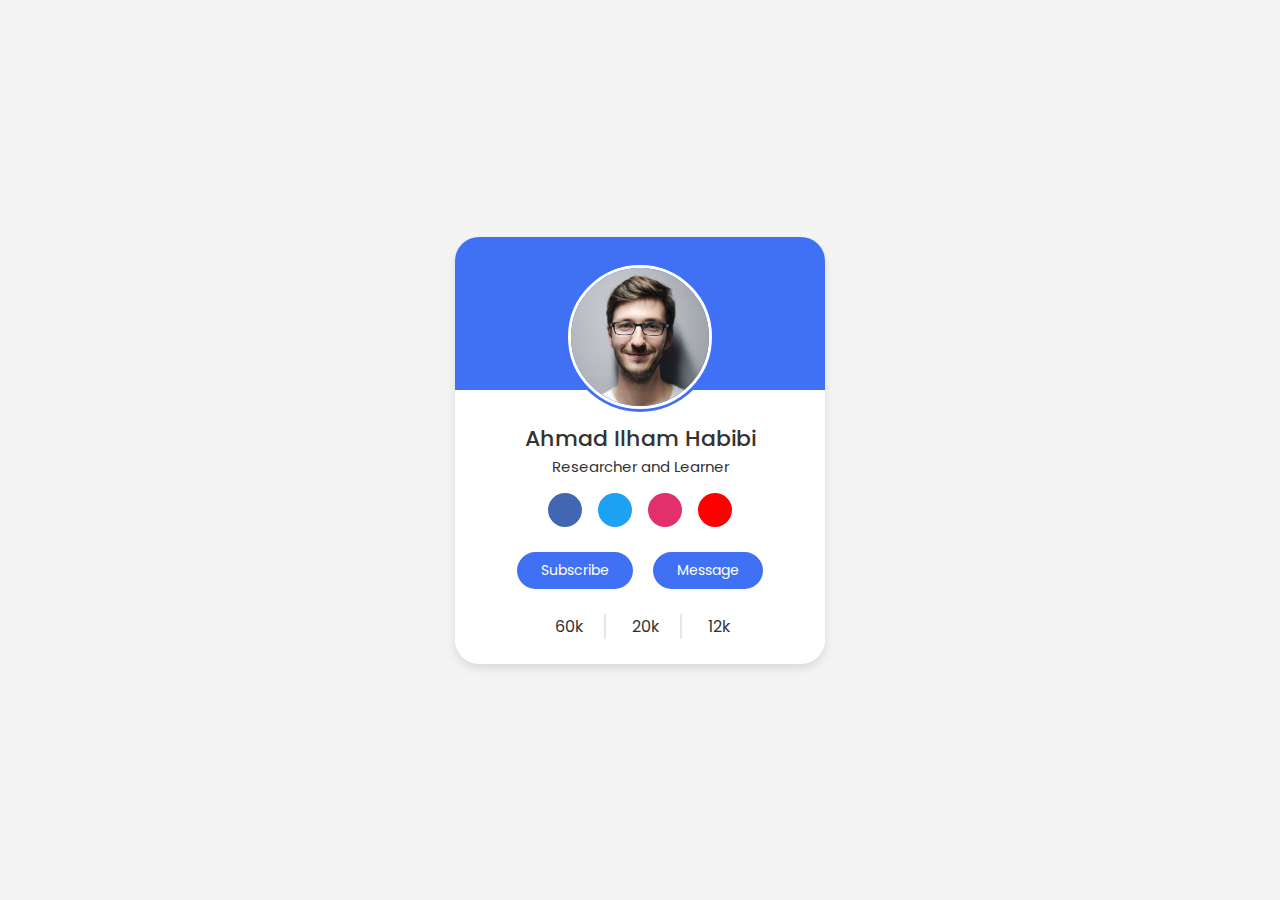
<file: 01-profile-card/index.html>
<!DOCTYPE html>
<html lang="en">
<head>
    <meta charset="UTF-8">
    <meta name="viewport" content="width=device-width, initial-scale=1.0">
    <title>Profile Card UI Design</title>

    <link rel="stylesheet" href="style.css">

    <link href='https://cdn.boxicons.com/fonts/basic/boxicons.min.css' rel='stylesheet'>
</head>
<body>
    <div class="profile-card">
        <div class="image">
            <img src="./media/profile-card-img.jpg" alt="Profile" class="profile-img">
        </div>

        <div class="text-data">
            <spam class="name">Ahmad Ilham Habibi</spam>
            <span class="job">Researcher and Learner</span>
        </div>

        <div class="media-buttons">
            <a href="#" style="background: #4267b2;" class="link">
                <i class='bx  bx-user-plus'  ></i> 
            </a>
            <a href="#" style="background: #1da1f2;" class="link">
                <i class='bx  bx-hashtag'  ></i> 
            </a>
            <a href="#" style="background: #e1306c;" class="link">
                <i class='bx  bx-user-square'  ></i> 
            </a>
            <a href="#" style="background: #ff0000;" class="link">
                <i class='bx  bx-like'  ></i> 
            </a>
        </div>

        <div class="buttons">
            <button class="button">Subscribe</button>
            <button class="button">Message</button>
        </div>

        <div class="analytics">
            <div class="data">
                <i class='bx  bx-heart-circle'  ></i> 
                <span class="number">60k</span>
            </div>
            <div class="data">
                <i class='bx  bx-message-circle-detail'  ></i> 
                <span class="number">20k</span>
            </div>
            <div class="data">
                <i class='bx  bx-share'  ></i>  
                <span class="number">12k</span>
            </div>
        </div>
    </div>
</body>
</html>
</file>
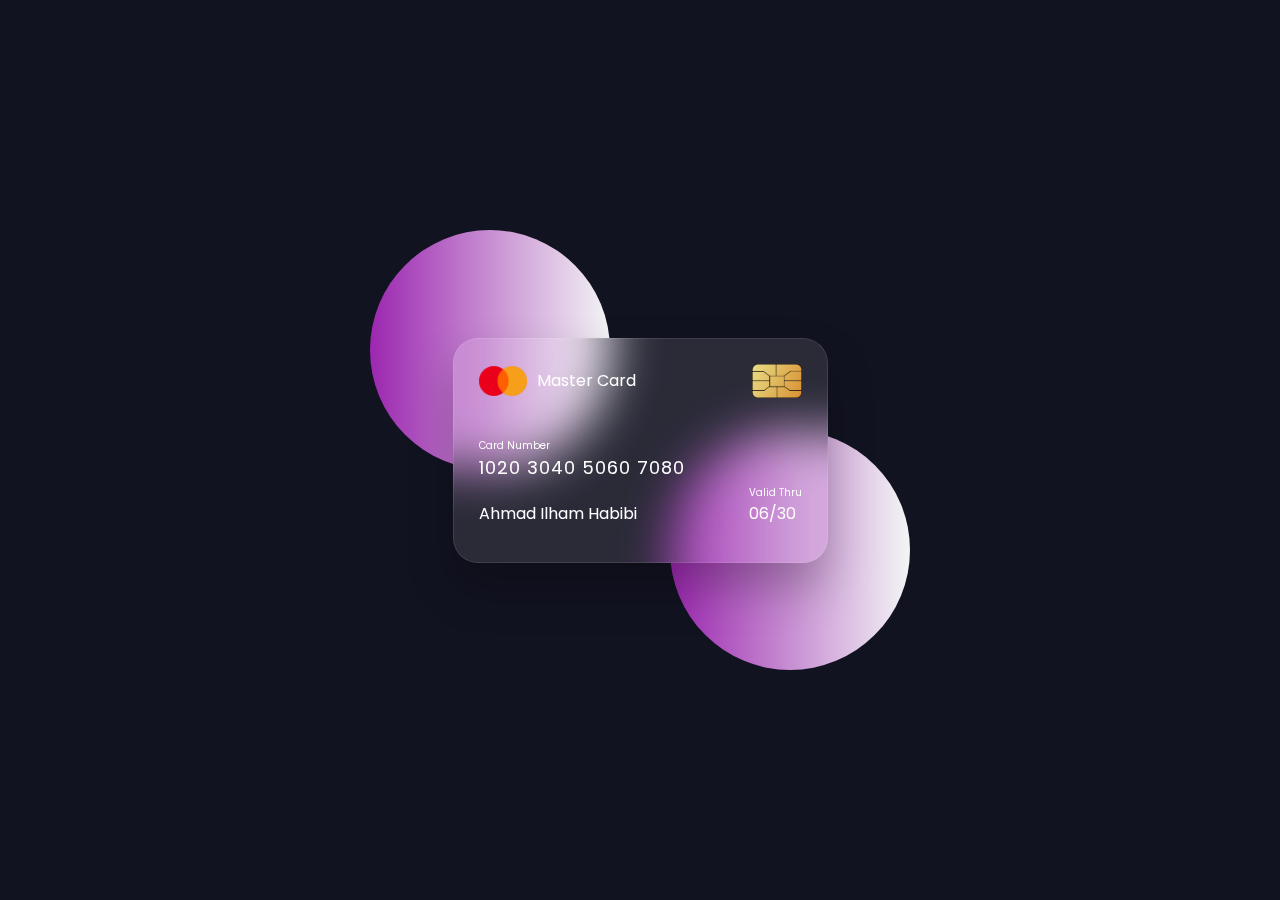
<file: 02-flipping-card/index.html>
<!DOCTYPE html>
<html lang="en">
<head>
    <meta charset="UTF-8">
    <meta name="viewport" content="width=device-width, initial-scale=1.0">
    <title>Flipping Card UI Design</title>
    <link rel="stylesheet" href="style.css">
</head>
<body>
    <section>
        <div class="container">
            <div class="card front-face">
                <header>
                    <span class="logo">
                        <img src="./images/logo.png" alt="Logo">
                        <h5>Master Card</h5>
                    </span>
                    <img src="./images/chip.png" alt="Chip" class="chip">
                </header>

                <div class="card-details">
                    <div class="card-number">
                        <h6>Card Number</h6>
                        <h5 class="number">1020 3040 5060 7080</h5>
                        <h5 class="name">Ahmad Ilham Habibi</h5>
                    </div>

                    <div class="valid-date">
                        <h6>Valid Thru</h6>
                        <h5>06/30</h5>
                    </div>
                </div>
            </div>

            <div class="card back-face">
                <h6>
                    For customer service call +123 4567 8900 or email at masterchef@gmail.com
                </h6>
                <span class="magnetic-strip"></span>
                <div class="signature"><i>028</i></div>
                <h5>Lorem ipsum dolor sit amet consectetur adipisicing elit. Aperiam dignissimos sit culpa dicta obcaecati in! Lorem ipsum dolor sit amet consectetur adipisicing elit. Laboriosam sit deserunt eaque quae voluptas officia.</h5>
            </div>
        </div>
    </section>
</body>
</html>
</file>
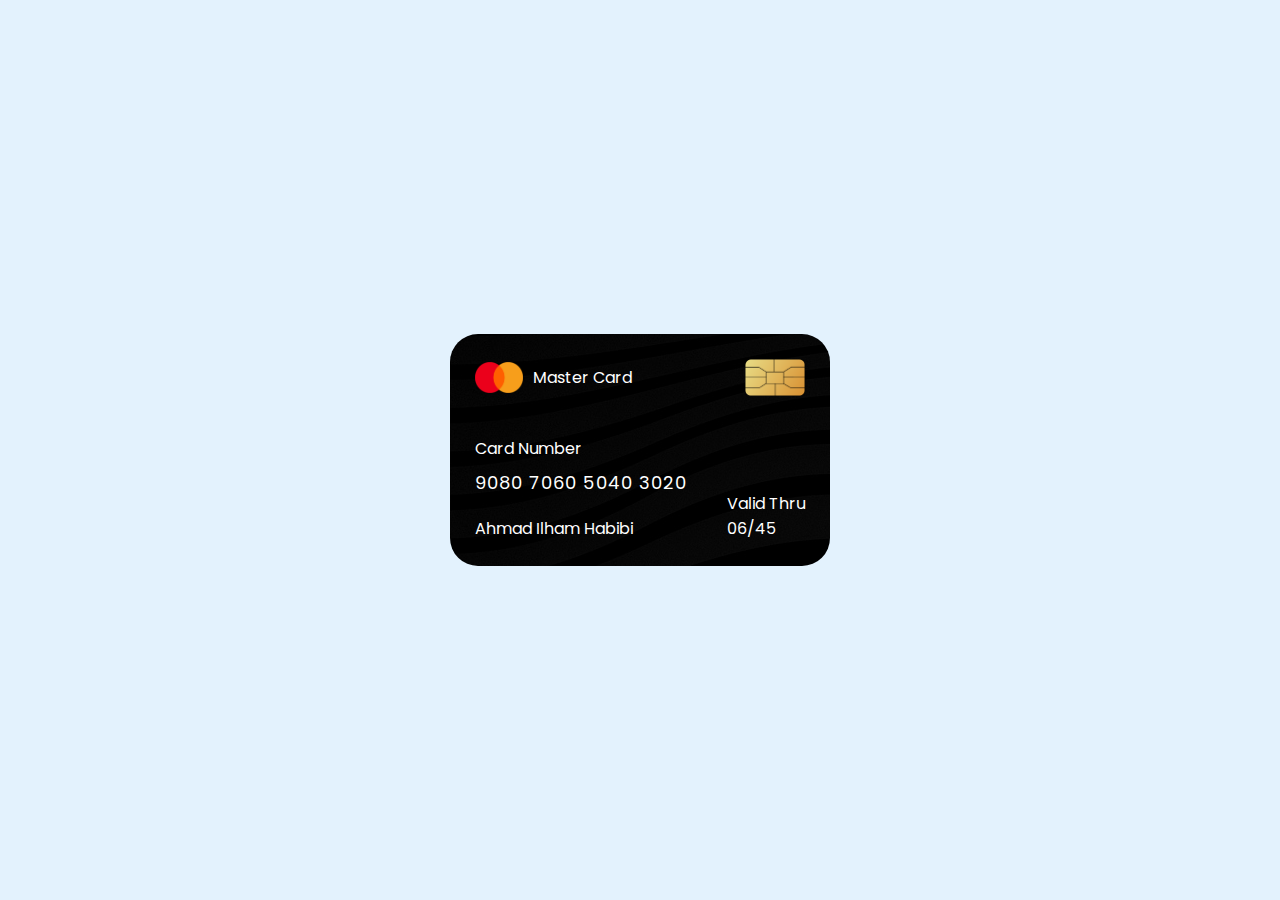
<file: 03-CC-UI-design/index.html>
<!DOCTYPE html>
<!-- Coding by CodingLab | www.codinglabweb.com-->
<html lang="en">
  <head>
    <meta charset="UTF-8" />
    <meta http-equiv="X-UA-Compatible" content="IE=edge" />
    <meta name="viewport" content="width=device-width, initial-scale=1.0" />
    <title>Credit Card Ui Design</title>
    <link rel="stylesheet" href="style.css" />
  </head>
  <body>
    <div class="container">
      <header>
        <span class="logo">
          <img src="./images/logo.png" alt="">
          <h5>Master Card</h5>
        </span>
        <img src="./images/chip.png" alt="" class="chip">
      </header>

      <div class="card-details">
        <div class="name-number">
          <h6>Card Number</h6>
          <h5 class="number">9080 7060 5040 3020</h5>
          <h5 class="name">Ahmad Ilham Habibi</h5>
        </div>

        <div class="valid-date">
          <h6>Valid Thru</h6>
          <h5>06/45</h5>
        </div>
      </div>
    </div>
  </body>
</html>
</file>
<file: 01-profile-card/style.css>
@import url('https://fonts.googleapis.com/css2?family=Poppins:ital,wght@0,100;0,200;0,300;0,400;0,500;0,600;0,700;0,800;0,900;1,100;1,200;1,300;1,400;1,500;1,600;1,700;1,800;1,900&display=swap');

* {
    font-family: "Poppins", sans-serif;
    margin: 0;
    padding: 0;
    box-sizing: border-box;
}

body {
    display: flex;
    height: 100vh;
    align-items: center;
    justify-content: center;
    background-color: #f4f4f4;
}

.profile-card {
    display: flex;
    flex-direction: column;
    align-items: center;
    max-width: 370px;
    width: 100%;
    background: #fff;
    border-radius: 24px;
    padding: 25px;
    box-shadow: 0 5px 10px rgba(0, 0, 0, 0.1);
    position: relative;
}

.profile-card::before{
    content: "";
    position: absolute;
    top: 0;
    left: 0;
    height: 36%;
    width: 100%;
    border-radius: 24px 24px 0 0;
    background-color: #4070f4;
}

.image {
    position: relative;
    height: 150px;
    width: 150px;
    border-radius: 50%;
    background-color: #4070fa;
    padding: 3px;
    margin-bottom: 10px;
}

.image .profile-img {
    height: 100%;
    width: 100%;
    object-fit: cover;
    border-radius: 50%;
    border: 3px solid #fff;
}

.profile-card .text-data {
    display: flex;
    flex-direction: column;
    align-items: center;
    color: #333;
}

.text-data .name {
    font-size: 22px;
    font-weight: 500;
}

.text-data .job {
    font-size: 15px;
    font-weight: 400;
}

.profile-card .media-buttons {
    display: flex;
    align-items: center;
    margin-top: 15px;
}

.media-buttons .link {
    display: flex;
    align-items: center;
    justify-content: center;
    color: #fff;
    font-size: 18px;
    height: 34px;
    width: 34px;
    border-radius: 50%;
    margin: 0 8px;
    background-color: #4070f4;
    text-decoration: none;
}

.profile-card .buttons {
    display: flex;
    align-items: center;
    margin-top: 25px;
}

.buttons .button {
    color: #fff;
    font-size: 14px;
    font-weight: 400;
    border: none;
    border-radius: 24px;
    margin: 0 10px;
    padding: 8px 24px;
    background-color: #4070f4;
    cursor: pointer;
    transition: all 0.3s ease;
}

.buttons .button:hover {
    background-color: #0e4bf1;
}

.profile-card .analytics {
    display: flex;
    align-items: center;
    margin-top: 25px;
}

.analytics .data {
    display: flex;
    align-items: center;
    color: #333;
    padding: 0 20px;
    border-right: 2px solid #e7e7e7;
}

.data i {
    font-size: 18px;
    margin-right: 6px;
}

.data:last-child {
    border-right: none;
}
</file>
<file: 02-flipping-card/style.css>
@import url('https://fonts.googleapis.com/css2?family=Poppins:ital,wght@0,100;0,200;0,300;0,400;0,500;0,600;0,700;0,800;0,900;1,100;1,200;1,300;1,400;1,500;1,600;1,700;1,800;1,900&display=swap');

* {
    margin: 0;
    padding: 0;
    box-sizing: border-box;
    font-family: "Poppins", sans-serif;
}

section {
    position: relative;
    min-height: 100vh;
    width: 100%;
    background: #121321;
    display: flex;
    align-items: center;
    justify-content: center;
    color: #fff;
    perspective: 1000px; 
}

section::before {
    content: "";
    position: absolute;
    height: 240px;
    width: 240px;
    border-radius: 50%;
    transform: translate(-150px, -100px);
    background: linear-gradient(90deg, #9c27b0, #f3f5f5);
}

section::after {
    content: "";
    position: absolute;
    height: 240px;
    width: 240px;
    border-radius: 50%;
    transform: translate(150px, 100px);
    background: linear-gradient(90deg, #9c27b0, #f3f5f5);
}

.container {
    position: relative;
    height: 225px;
    width: 375px;
    z-index: 100;
    transition: 0.6s;
    transform-style: preserve-3d;
}

.container:hover {
    transform: rotateY(180deg);
}

.container .card {
    position: absolute;
    height: 100%;
    width: 100%;
    padding: 25px;
    border-radius: 25px;
    backdrop-filter: blur(25px);
    background: rgba(255, 255, 255, 0.1);
    box-shadow: 0 25px 45px rgba(0, 0, 0, 0.25);
    border: 1px solid rgba(255, 255, 255, 0.1);
    backface-visibility: hidden;
}

.front-face header, .front-face .logo {
    display: flex;
    align-items: center;
}

.front-face header {
    justify-content: space-between;
}

.front-face .logo img {
    width: 48px;
    margin-right: 10px;
}

h5 {
    font-size: 16px;
    font-weight: 400;
}

.front-face .chip {
    width: 50px;
}

.front-face .card-details {
    display: flex;
    margin-top: 40px;
    align-items: flex-end;
    justify-content: space-between;
}

h6 {
    font-size: 10px;
    font-weight: 400;
}

h5.number {
    font-size: 18px;
    letter-spacing: 1px;
}

h5.name {
    margin-top: 20px;
}

.card.back-face {
    border: none;
    padding: 15px 25px 25px 25px;
    transform: rotateY(180deg);
}

.card.back-face h6 {
    font-size: 8px;
}

.card.back-face .magnetic-strip {
    position: absolute;
    top: 40px;
    left: 0;
    height: 45px;
    width: 100%;
    background: #000;
}

.card.back-face .signature {
    display: flex;
    justify-content: flex-end;
    align-items: center;
    margin-top: 80px;
    height: 40px;
    width: 85%;
    border-radius: 6px;
    background: repeating-linear-gradient(#fff, #fff 3px, #efefef 0px, #efefef 9px);
}

.signature i {
    color: #000;
    font-size: 12px;
    padding: 4px 6px;
    border-radius: 4px;
    background-color: #fff;
    margin-right: -30px;
    z-index: -1;
}

.card.back-face h5 {
    font-size: 8px;
    margin-top: 15px;
}
</file>
<file: 03-CC-UI-design/style.css>
/* Import Google Font - Poppins */
@import url("https://fonts.googleapis.com/css2?family=Poppins:wght@300;400;500;600&display=swap");

* {
  margin: 0;
  padding: 0;
  box-sizing: border-box;
  font-family: "Poppins", sans-serif;
}

body {
  min-height: 100vh;
  display: flex;
  align-items: center;
  justify-content: center;
  background: #e3f2fd;
}

.container {
  position: relative;
  background-image: url("./images/bg.png");
  padding: 25px;
  border-radius: 28px;
  max-width: 380px;
  width: 100%;
  box-shadow: 0 5px 10px rgba(0,, 0, 0, 0.1);
}


header, .logo {
  display: flex;
  align-items: center;
  justify-content: space-between
}

.logo img {
  width: 48px;
  margin-right: 10px;
}

h5 {
  font-size: 16px;
  font-weight: 400;
  color: #fff;
}

header .chip {
  width: 60px;
}

h6 {
  font-size: 16px;
  font-weight: 400;
  color: #fff;
}


h5.number {
  margin-top: 8px;
  font-size: 18px;
  letter-spacing: 1px;
}

h5.name {
  margin-top: 20px;
}

.container .card-details {
  margin-top: 40px;
  display: flex;
  justify-content: space-between;
  align-items: flex-end;

}
</file>
